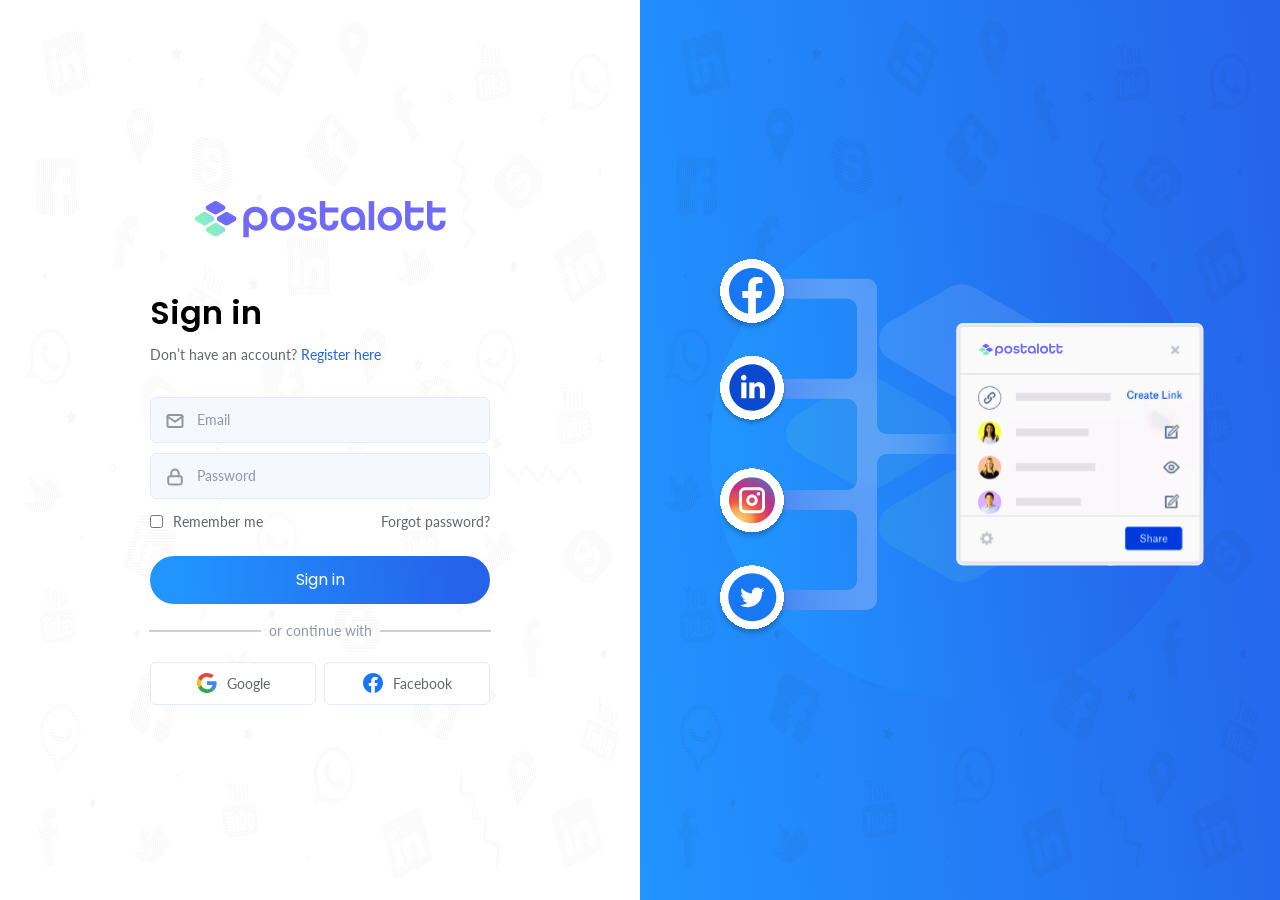
<file: index.html>
<!DOCTYPE html>
<html lang="en">

<head>
    <meta charset="UTF-8">
    <meta name="viewport" content="width=device-width, initial-scale=1.0">
    <title>Sign in</title>
    <link rel="stylesheet" href="/assets/Css/style.css">
</head>

<body>
    <section>
        <div class="container">
            <div class="row-section">

                <div class="row">
                    <div class="bg">

                    </div>
                    <div class="card-left">
                        <svg class="svg" width="277" height="48" viewBox="0 0 277 48" fill="none"
                            xmlns="http://www.w3.org/2000/svg">
                            <path
                                d="M73.3874 11.8342C66.2811 11.8342 61.3289 16.605 61.3289 23.9396V42.2791H66.7845V31.7776C68.3884 34.3005 71.0928 35.6762 74.3532 35.6762C79.8498 35.6762 85.6274 31.7308 85.6274 23.9864C85.6274 16.7864 80.5874 11.8342 73.3874 11.8342ZM73.4284 30.5893C69.442 30.5893 66.7845 27.7445 66.7845 23.7581C66.7845 19.7718 69.442 16.9269 73.4284 16.9269C77.4147 16.9269 80.125 19.7659 80.125 23.7581C80.125 27.7503 77.4147 30.5893 73.4284 30.5893Z"
                                fill="#6F6AF8" />
                            <path
                                d="M100.759 11.8342C93.6059 11.8342 88.5601 16.8801 88.5601 23.7581C88.5601 30.6362 93.6001 35.682 100.759 35.682C107.918 35.682 112.958 30.6362 112.958 23.7581C112.958 16.8801 107.912 11.8342 100.759 11.8342ZM100.759 30.5893C96.7727 30.5893 94.0684 27.7445 94.0684 23.7581C94.0684 19.7718 96.7727 16.9269 100.759 16.9269C104.745 16.9269 107.403 19.7659 107.403 23.7581C107.403 27.7503 104.745 30.5893 100.759 30.5893Z"
                                fill="#6F6AF8" />
                            <path
                                d="M126.205 21.4225C123.776 21.1006 121.709 20.8254 121.709 19.081C121.709 17.7523 122.903 16.605 125.286 16.605C127.44 16.605 128.722 17.5649 128.857 18.9406H134.271C134.137 14.9542 130.741 11.8342 125.192 11.8342C119.643 11.8342 116.207 14.8664 116.207 19.4967C116.207 25.0401 121.34 25.6371 124.829 26.0996C127.259 26.4215 129.278 26.6498 129.278 28.3884C129.278 29.764 128.084 30.9113 125.292 30.9113C122.5 30.9113 121.305 29.8986 121.259 28.3884H115.756C115.891 32.6089 119.52 35.682 125.298 35.682C131.075 35.682 134.792 32.6557 134.792 28.0664C134.792 22.4235 129.243 21.8323 126.217 21.4225H126.205Z"
                                fill="#6F6AF8" />
                            <path
                                d="M150.896 25.7777V26.3748C150.896 29.4479 149.339 30.5952 147.091 30.5952C144.843 30.5952 143.28 29.4011 143.28 26.3748V17.3894H156.351V12.4372H143.28V6.11523H137.824V26.3748C137.824 32.6557 141.588 35.6821 147.091 35.6821C152.593 35.6821 156.351 32.6557 156.351 26.3748V25.7777H150.896Z"
                                fill="#6F6AF8" />
                            <path
                                d="M171.079 11.8342C163.879 11.8342 158.833 16.7923 158.833 23.9864C158.833 31.7308 164.611 35.6762 170.113 35.6762C173.69 35.6762 176.763 33.9786 178.138 30.6303V35.0791H183.137V23.9337C183.137 16.6401 178.185 11.8284 171.079 11.8284V11.8342ZM171.032 30.5893C167.046 30.5893 164.341 27.7445 164.341 23.7581C164.341 19.7718 167.046 16.9269 171.032 16.9269C175.018 16.9269 177.682 19.7659 177.682 23.7581C177.682 27.7503 175.024 30.5893 171.032 30.5893Z"
                                fill="#6F6AF8" />
                            <path d="M186.714 6.11523V35.085H192.169V6.11523H186.714Z" fill="#6F6AF8" />
                            <path
                                d="M207.834 11.8342C200.681 11.8342 195.635 16.8801 195.635 23.7581C195.635 30.6362 200.681 35.682 207.834 35.682C214.987 35.682 220.033 30.6362 220.033 23.7581C220.033 16.8801 214.987 11.8342 207.834 11.8342ZM207.834 30.5893C203.848 30.5893 201.143 27.7445 201.143 23.7581C201.143 19.7718 203.848 16.9269 207.834 16.9269C211.82 16.9269 214.484 19.7659 214.484 23.7581C214.484 27.7503 211.82 30.5893 207.834 30.5893Z"
                                fill="#6F6AF8" />
                            <path
                                d="M236.125 25.7777V26.3748C236.125 29.4479 234.562 30.5952 232.314 30.5952C230.066 30.5952 228.509 29.4011 228.509 26.3748V17.3894H241.58V12.4372H228.509V6.11523H223.053V26.3748C223.053 32.6557 226.817 35.6821 232.314 35.6821C237.811 35.6821 241.58 32.6557 241.58 26.3748V25.7777H236.125Z"
                                fill="#6F6AF8" />
                            <path
                                d="M258.094 25.7777V26.3748C258.094 29.4479 256.537 30.5952 254.289 30.5952C252.041 30.5952 250.478 29.4011 250.478 26.3748V17.3894H263.549V12.4372H250.478V6.11523H245.022V26.3748C245.022 32.6557 248.786 35.6821 254.289 35.6821C259.791 35.6821 263.549 32.6557 263.549 26.3748V25.7777H258.094Z"
                                fill="#6F6AF8" />
                            <path
                                d="M42.1695 36.9933C42.1695 36.9933 42.1519 37.005 42.1402 37.0108L35.192 41.0206C34.1968 41.5942 32.9734 41.5942 31.9783 41.0206L25.03 37.0108C25.03 37.0108 25.0124 37.005 25.0007 36.9933C23.3383 36.0098 23.3383 33.5396 25.0007 32.5562C25.0124 32.5503 25.0183 32.5445 25.03 32.5386L31.9783 28.5289C32.9734 27.9552 34.1968 27.9552 35.192 28.5289L42.1402 32.5386C42.1402 32.5386 42.1578 32.5445 42.1695 32.5562C43.832 33.5396 43.832 36.0098 42.1695 36.9933Z"
                                fill="url(#paint0_linear_49789_3069)" />
                            <path
                                d="M31.1529 25.9767C31.1529 25.9767 31.1354 25.9884 31.1236 25.9942L24.1753 30.004C23.1802 30.5776 21.9568 30.5776 20.9617 30.004L14.0134 25.9942C14.0134 25.9942 13.9958 25.9884 13.9841 25.9767C12.3217 24.9932 12.3217 22.523 13.9841 21.5396C13.9958 21.5337 14.0017 21.5279 14.0134 21.522L20.9617 17.5123C21.9568 16.9386 23.1802 16.9386 24.1753 17.5123L31.1236 21.522C31.1236 21.522 31.1412 21.5279 31.1529 21.5396C32.8153 22.523 32.8153 24.9932 31.1529 25.9767Z"
                                fill="url(#paint1_linear_49789_3069)" />
                            <path
                                d="M53.1861 25.9767C53.1861 25.9767 53.1686 25.9884 53.1568 25.9942L46.2086 30.004C45.2134 30.5776 43.99 30.5776 42.9949 30.004L36.0466 25.9942C36.0466 25.9942 36.029 25.9884 36.0173 25.9767C34.3549 24.9932 34.3549 22.523 36.0173 21.5396C36.029 21.5337 36.0349 21.5279 36.0466 21.522L42.9949 17.5123C43.99 16.9386 45.2134 16.9386 46.2086 17.5123L53.1568 21.522C53.1568 21.522 53.1744 21.5279 53.1861 21.5396C54.8485 22.523 54.8485 24.9932 53.1861 25.9767Z"
                                fill="#6F6AF8" />
                            <path
                                d="M42.1695 14.9601C42.1695 14.9601 42.1519 14.9718 42.1402 14.9776L35.192 18.9874C34.1968 19.5611 32.9734 19.5611 31.9783 18.9874L25.03 14.9776C25.03 14.9776 25.0124 14.9718 25.0007 14.9601C23.3383 13.9767 23.3383 11.5064 25.0007 10.523C25.0124 10.5171 25.0183 10.5113 25.03 10.5054L31.9783 6.49567C32.9734 5.92202 34.1968 5.92202 35.192 6.49567L42.1402 10.5054C42.1402 10.5054 42.1578 10.5113 42.1695 10.523C43.832 11.5064 43.832 13.9767 42.1695 14.9601Z"
                                fill="#6F6AF8" />
                            <defs>
                                <linearGradient id="paint0_linear_49789_3069" x1="23.7598" y1="34.7747" x2="43.4163"
                                    y2="34.7747" gradientUnits="userSpaceOnUse">
                                    <stop stop-color="#84F8B2" />
                                    <stop offset="1" stop-color="#8CDCE2" />
                                </linearGradient>
                                <linearGradient id="paint1_linear_49789_3069" x1="12.7373" y1="23.7581" x2="32.3997"
                                    y2="23.7581" gradientUnits="userSpaceOnUse">
                                    <stop stop-color="#84F8B2" />
                                    <stop offset="1" stop-color="#8CDCE2" />
                                </linearGradient>
                            </defs>
                        </svg>
                        <div class="sign-in">
                            <h3 class="heading">
                                Sign in
                            </h3>
                            <p class="card-para">
                                Don’t have an account? <a class="register" href="">Register here</a>
                            </p>
                            <div class="sing-in-form">
                                <form action="">
                                    <div class="position">
                                        <svg class="svg-position" width="18" height="18" viewBox="0 0 18 18" fill="none"
                                            xmlns="http://www.w3.org/2000/svg">
                                            <path
                                                d="M3 3H15C15.825 3 16.5 3.675 16.5 4.5V13.5C16.5 14.325 15.825 15 15 15H3C2.175 15 1.5 14.325 1.5 13.5V4.5C1.5 3.675 2.175 3 3 3Z"
                                                stroke="#9197A6" stroke-width="2" stroke-linecap="round"
                                                stroke-linejoin="round" />
                                            <path d="M16.5 4.5L9 9.75L1.5 4.5" stroke="#9197A6" stroke-width="2"
                                                stroke-linecap="round" stroke-linejoin="round" />
                                        </svg>

                                        <input class="email" type="email" placeholder="Email" required>
                                    </div>
                                    <div class="position">
                                        <svg class="svg-position" width="18" height="18" viewBox="0 0 18 18" fill="none"
                                            xmlns="http://www.w3.org/2000/svg">
                                            <g clip-path="url(#clip0_120110_42)">
                                                <path
                                                    d="M14.25 8.25H3.75C2.92157 8.25 2.25 8.92157 2.25 9.75V15C2.25 15.8284 2.92157 16.5 3.75 16.5H14.25C15.0784 16.5 15.75 15.8284 15.75 15V9.75C15.75 8.92157 15.0784 8.25 14.25 8.25Z"
                                                    stroke="#9197A6" stroke-width="2" stroke-linecap="round"
                                                    stroke-linejoin="round" />
                                                <path
                                                    d="M5.25 8.25V5.25C5.25 4.25544 5.64509 3.30161 6.34835 2.59835C7.05161 1.89509 8.00544 1.5 9 1.5C9.99456 1.5 10.9484 1.89509 11.6517 2.59835C12.3549 3.30161 12.75 4.25544 12.75 5.25V8.25"
                                                    stroke="#9197A6" stroke-width="2" stroke-linecap="round"
                                                    stroke-linejoin="round" />
                                            </g>
                                            <defs>
                                                <clipPath id="clip0_120110_42">
                                                    <rect width="18" height="18" rx="6" fill="white" />
                                                </clipPath>
                                            </defs>
                                        </svg>

                                        <input class="email" type="password" placeholder="Password" required>
                                    </div>
                                </form>
                            </div>
                            <div class="forget-text">

                                <lable class="diffrent">
                                    <input type="checkbox">
                                    <span class="forget">
                                        Remember me
                                    </span>
                                </lable>

                                <a class="forget" href="">
                                    Forgot password?
                                </a>

                            </div>
                            <a href="">
                                <button type="submit" class="btn">
                                    Sign in
                                </button>
                            </a>
                        </div>
                        <div class="border">


                            <div class="line">

                            </div>

                            <p class="login-option-para">
                                or continue with
                            </p>
                            <div class="line">
                            </div>
                        </div>
                        <div class="google-box">
                            <div class="svg-google">
                                <a class="google" href="https://www.google.com/">
                                    <svg width="20" height="20" viewBox="0 0 20 20" fill="none"
                                        xmlns="http://www.w3.org/2000/svg">
                                        <path
                                            d="M19.5999 10.2219C19.5999 9.3997 19.5332 8.7997 19.3888 8.17749H10V11.8885H15.511C15.4 12.8108 14.8 14.1997 13.4666 15.1329L13.4479 15.2572L16.4165 17.5569L16.6222 17.5774C18.511 15.833 19.5999 13.2663 19.5999 10.2219Z"
                                            fill="#4285F4" />
                                        <path
                                            d="M10.0002 19.9999C12.7001 19.9999 14.9668 19.111 16.6224 17.5777L13.4668 15.1333C12.6224 15.7221 11.489 16.1333 10.0002 16.1333C7.35578 16.1333 5.11137 14.3889 4.3113 11.9778L4.19403 11.9877L1.10726 14.3766L1.06689 14.4888C2.71131 17.7555 6.08908 19.9999 10.0002 19.9999Z"
                                            fill="#34A853" />
                                        <path
                                            d="M4.31104 11.9777C4.09994 11.3555 3.97776 10.6888 3.97776 9.99995C3.97776 9.31102 4.09994 8.64438 4.29993 8.02217L4.29434 7.88966L1.16889 5.4624L1.06663 5.51104C0.388891 6.86661 0 8.38885 0 9.99995C0 11.611 0.388891 13.1332 1.06663 14.4888L4.31104 11.9777Z"
                                            fill="#FBBC05" />
                                        <path
                                            d="M10.0002 3.86662C11.8779 3.86662 13.1446 4.67772 13.8668 5.35554L16.689 2.59998C14.9557 0.988887 12.7001 0 10.0002 0C6.08908 0 2.71131 2.24441 1.06689 5.51103L4.30019 8.02216C5.11137 5.61107 7.35579 3.86662 10.0002 3.86662Z"
                                            fill="#EB4335" />
                                    </svg>Google</a>
                            </div>
                            <div class="svg-google">
                                <a class="google" href="https://www.facebook.com/">
                                    <svg width="20" height="20" viewBox="0 0 20 20" fill="none"
                                        xmlns="http://www.w3.org/2000/svg">
                                        <g clip-path="url(#clip0_49789_3111)">
                                            <path
                                                d="M20 10C20 4.47715 15.5228 0 10 0C4.47715 0 0 4.47715 0 10C0 14.9913 3.65686 19.1283 8.4375 19.8785V12.8906H5.89844V10H8.4375V7.79688C8.4375 5.29062 9.93044 3.90625 12.2146 3.90625C13.3087 3.90625 14.4531 4.10156 14.4531 4.10156V6.5625H13.1921C11.9499 6.5625 11.5625 7.33333 11.5625 8.12417V10H14.3359L13.8926 12.8906H11.5625V19.8785C16.3431 19.1283 20 14.9913 20 10Z"
                                                fill="#1877F2" />
                                            <path
                                                d="M13.8926 12.8906L14.3359 10H11.5625V8.12417C11.5625 7.33333 11.9499 6.5625 13.1921 6.5625H14.4531V4.10156C14.4531 4.10156 13.3087 3.90625 12.2146 3.90625C9.93044 3.90625 8.4375 5.29062 8.4375 7.79688V10H5.89844V12.8906H8.4375V19.8785C9.47287 20.0405 10.5271 20.0405 11.5625 19.8785V12.8906H13.8926Z"
                                                fill="white" />
                                        </g>
                                        <defs>
                                            <clipPath id="clip0_49789_3111">
                                                <rect width="20" height="20" fill="white" />
                                            </clipPath>
                                        </defs>
                                    </svg>Facebook</a>
                            </div>
                        </div>
                    </div>

                </div>
                <div class="row-a">
                    <div class="bg-a">

                    </div>
                    <div class="card-right">

                        <div class="svg-right">
                            <svg width="500" height="500" viewBox="0 0 500 500" fill="none"
                                xmlns="http://www.w3.org/2000/svg">
                                <circle cx="249.646" cy="249.646" r="249.646" fill="url(#paint0_linear_49789_3120)" />
                                <defs>
                                    <linearGradient id="paint0_linear_49789_3120" x1="-9.26735e-07" y1="-1.76879"
                                        x2="438.531" y2="-50.3994" gradientUnits="userSpaceOnUse">
                                        <stop stop-color="#2194FF" />
                                        <stop offset="1" stop-color="#2563EB" />
                                    </linearGradient>
                                </defs>

                                <circle cx="249.646" cy="249.646" r="249.646" fill="url(#paint0_linear_49789_3120)" />
                                <defs>
                                    <linearGradient id="paint0_linear_49789_3120" x1="-9.26735e-07" y1="-1.76879"
                                        x2="438.531" y2="-50.3994" gradientUnits="userSpaceOnUse">
                                        <stop stop-color="#2194FF" />
                                        <stop offset="1" stop-color="#2563EB" />
                                    </linearGradient>
                                </defs>
                            </svg>


                            <div class="svg-right-two">
                                <svg width="488" height="379" viewBox="0 0 488 379" fill="none"
                                    xmlns="http://www.w3.org/2000/svg" xmlns:xlink="http://www.w3.org/1999/xlink">
                                    <g opacity="0.1">
                                        <path
                                            d="M317.747 285.499C317.747 285.499 317.599 285.598 317.501 285.647L259.099 319.35C250.734 324.172 240.451 324.172 232.087 319.35L173.685 285.647C173.685 285.647 173.537 285.598 173.439 285.499C159.466 277.233 159.466 256.471 173.439 248.205C173.537 248.155 173.587 248.106 173.685 248.057L232.087 214.354C240.451 209.532 250.734 209.532 259.099 214.354L317.501 248.057C317.501 248.057 317.648 248.106 317.747 248.205C331.72 256.471 331.72 277.233 317.747 285.499Z"
                                            fill="url(#paint0_linear_49789_2375)" />
                                        <path
                                            d="M225.147 192.9C225.147 192.9 224.999 192.999 224.901 193.048L166.499 226.751C158.135 231.573 147.851 231.573 139.487 226.751L81.0852 193.048C81.0852 193.048 80.9377 192.999 80.8393 192.9C66.8661 184.635 66.8661 163.872 80.8393 155.606C80.9377 155.557 80.9868 155.507 81.0852 155.458L139.487 121.755C147.851 116.933 158.135 116.933 166.499 121.755L224.901 155.458C224.901 155.458 225.048 155.507 225.147 155.606C239.12 163.872 239.12 184.635 225.147 192.9Z"
                                            fill="url(#paint1_linear_49789_2375)" />
                                        <path
                                            d="M410.346 192.9C410.346 192.9 410.199 192.999 410.1 193.048L351.698 226.751C343.334 231.573 333.051 231.573 324.687 226.751L266.285 193.048C266.285 193.048 266.137 192.999 266.039 192.9C252.066 184.635 252.066 163.872 266.039 155.606C266.137 155.557 266.186 155.507 266.285 155.458L324.687 121.755C333.051 116.933 343.334 116.933 351.698 121.755L410.1 155.458C410.1 155.458 410.248 155.507 410.346 155.606C424.32 163.872 424.32 184.635 410.346 192.9Z"
                                            fill="white" />
                                        <path
                                            d="M317.747 100.302C317.747 100.302 317.599 100.401 317.501 100.45L259.099 134.153C250.734 138.975 240.451 138.975 232.087 134.153L173.685 100.45C173.685 100.45 173.537 100.401 173.439 100.302C159.466 92.0366 159.466 71.2735 173.439 63.0077C173.537 62.9585 173.587 62.9093 173.685 62.8601L232.087 29.1571C240.451 24.3353 250.734 24.3353 259.099 29.1571L317.501 62.8601C317.501 62.8601 317.648 62.9093 317.747 63.0077C331.72 71.2735 331.72 92.0366 317.747 100.302Z"
                                            fill="white" />
                                    </g>
                                    <foreignObject x="28.8843" y="-0.341064" width="254.708" height="371.267">
                                        <div xmlns="http://www.w3.org/1999/xhtml"
                                            style="backdrop-filter:blur(10px);clip-path:url(#bgblur_0_49789_2375_clip_path);height:100%;width:100%">
                                        </div>
                                    </foreignObject>
                                    <path data-figma-bg-blur-radius="20" fill-rule="evenodd" clip-rule="evenodd"
                                        d="M58.8843 39.6589C53.3614 39.6589 48.8843 35.1818 48.8843 29.6589C48.8843 24.1361 53.3614 19.6589 58.8843 19.6589H149.763C149.977 19.6589 150.188 19.6656 150.399 19.6788C150.609 19.6656 150.821 19.6589 151.034 19.6589C156.557 19.6589 161.034 24.1361 161.034 29.6589V165.12C161.034 170.643 165.511 175.12 171.034 175.12H253.593C259.116 175.12 263.593 179.598 263.593 185.12C263.593 190.643 259.116 195.12 253.593 195.12H171.034C165.511 195.12 161.034 199.598 161.034 205.12V340.848C161.034 346.371 156.557 350.848 151.034 350.848C151.029 350.848 151.024 350.848 151.019 350.848C150.608 350.9 150.189 350.926 149.763 350.926H58.8843C53.3614 350.926 48.8843 346.449 48.8843 340.926C48.8843 335.403 53.3614 330.926 58.8843 330.926H131.034C136.557 330.926 141.034 326.449 141.034 320.926V260.992C141.034 255.469 136.557 250.992 131.034 250.992H58.8843C53.3614 250.992 48.8843 246.514 48.8843 240.992C48.8843 235.469 53.3614 230.992 58.8843 230.992H131.034C136.557 230.992 141.034 226.514 141.034 220.992V149.753C141.034 144.231 136.557 139.753 131.034 139.753H58.8843C53.3614 139.753 48.8843 135.276 48.8843 129.753C48.8843 124.231 53.3614 119.753 58.8843 119.753H131.034C136.557 119.753 141.034 115.276 141.034 109.753V49.6589C141.034 44.1361 136.557 39.6589 131.034 39.6589H58.8843Z"
                                        fill="url(#paint2_linear_49789_2375)" />
                                    <path
                                        d="M392.43 64H480.664C484.404 64 487.437 67.0322 487.437 70.7726V299.76C487.437 303.5 484.404 306.532 480.664 306.532H392.43V64Z"
                                        fill="url(#pattern0_49789_2375)" />
                                    <rect x="240.237" y="64" width="162.025" height="242.532" rx="6.77258"
                                        fill="url(#pattern1_49789_2375)" />
                                    <g clip-path="url(#clip1_49789_2375)">
                                        <rect width="109" height="45" transform="translate(258.628 68.2534)"
                                            fill="#FAFAFA" />
                                        <path
                                            d="M283.155 86.7415C280.78 86.7415 279.125 88.3148 279.125 90.7336V96.7816H280.948V93.3184C281.484 94.1504 282.388 94.6041 283.477 94.6041C285.314 94.6041 287.245 93.303 287.245 90.749C287.245 88.3746 285.561 86.7415 283.155 86.7415ZM283.168 92.9265C281.836 92.9265 280.948 91.9884 280.948 90.6737C280.948 89.3591 281.836 88.4209 283.168 88.4209C284.501 88.4209 285.406 89.3572 285.406 90.6737C285.406 91.9903 284.501 92.9265 283.168 92.9265Z"
                                            fill="#6F6AF8" />
                                        <path
                                            d="M292.303 86.7415C289.912 86.7415 288.226 88.4055 288.226 90.6737C288.226 92.942 289.91 94.606 292.303 94.606C294.695 94.606 296.38 92.942 296.38 90.6737C296.38 88.4055 294.693 86.7415 292.303 86.7415ZM292.303 92.9265C290.97 92.9265 290.066 91.9884 290.066 90.6737C290.066 89.3591 290.97 88.4209 292.303 88.4209C293.635 88.4209 294.523 89.3572 294.523 90.6737C294.523 91.9903 293.635 92.9265 292.303 92.9265Z"
                                            fill="#6F6AF8" />
                                        <path
                                            d="M300.807 89.9035C299.995 89.7973 299.305 89.7066 299.305 89.1313C299.305 88.6931 299.704 88.3148 300.5 88.3148C301.22 88.3148 301.648 88.6313 301.693 89.085H303.503C303.458 87.7704 302.323 86.7415 300.469 86.7415C298.614 86.7415 297.466 87.7414 297.466 89.2684C297.466 91.0965 299.182 91.2934 300.348 91.4459C301.159 91.5521 301.834 91.6274 301.834 92.2007C301.834 92.6544 301.435 93.0327 300.502 93.0327C299.569 93.0327 299.17 92.6988 299.154 92.2007H297.315C297.36 93.5925 298.573 94.606 300.504 94.606C302.435 94.606 303.677 93.608 303.677 92.0945C303.677 90.2336 301.823 90.0386 300.811 89.9035H300.807Z"
                                            fill="#6F6AF8" />
                                        <path
                                            d="M309.058 91.3395V91.5364C309.058 92.5499 308.538 92.9283 307.787 92.9283C307.036 92.9283 306.513 92.5345 306.513 91.5364V88.5732H310.882V86.9401H306.513V84.8552H304.69V91.5364C304.69 93.6078 305.948 94.6058 307.787 94.6058C309.626 94.6058 310.882 93.6078 310.882 91.5364V91.3395H309.058Z"
                                            fill="#6F6AF8" />
                                        <path
                                            d="M315.804 86.7414C313.398 86.7414 311.712 88.3765 311.712 90.749C311.712 93.303 313.643 94.6041 315.482 94.6041C316.677 94.6041 317.704 94.0442 318.164 92.94V94.4072H319.834V90.7316C319.834 88.3263 318.179 86.7395 315.804 86.7395V86.7414ZM315.789 92.9265C314.456 92.9265 313.553 91.9883 313.553 90.6737C313.553 89.3591 314.456 88.4209 315.789 88.4209C317.121 88.4209 318.011 89.3572 318.011 90.6737C318.011 91.9903 317.123 92.9265 315.789 92.9265Z"
                                            fill="#6F6AF8" />
                                        <path d="M321.03 84.8552V94.4089H322.853V84.8552H321.03Z" fill="#6F6AF8" />
                                        <path
                                            d="M328.088 86.7415C325.697 86.7415 324.011 88.4055 324.011 90.6737C324.011 92.942 325.697 94.606 328.088 94.606C330.478 94.606 332.165 92.942 332.165 90.6737C332.165 88.4055 330.478 86.7415 328.088 86.7415ZM328.088 92.9265C326.755 92.9265 325.852 91.9884 325.852 90.6737C325.852 89.3591 326.755 88.4209 328.088 88.4209C329.42 88.4209 330.31 89.3572 330.31 90.6737C330.31 91.9903 329.42 92.9265 328.088 92.9265Z"
                                            fill="#6F6AF8" />
                                        <path
                                            d="M337.543 91.3395V91.5364C337.543 92.5499 337.02 92.9283 336.269 92.9283C335.518 92.9283 334.997 92.5345 334.997 91.5364V88.5732H339.366V86.9401H334.997V84.8552H333.174V91.5364C333.174 93.6078 334.432 94.6058 336.269 94.6058C338.106 94.6058 339.366 93.6078 339.366 91.5364V91.3395H337.543Z"
                                            fill="#6F6AF8" />
                                        <path
                                            d="M344.885 91.3395V91.5364C344.885 92.5499 344.364 92.9283 343.613 92.9283C342.862 92.9283 342.34 92.5345 342.34 91.5364V88.5732H346.708V86.9401H342.34V84.8552H340.516V91.5364C340.516 93.6078 341.774 94.6058 343.613 94.6058C345.452 94.6058 346.708 93.6078 346.708 91.5364V91.3395H344.885Z"
                                            fill="#6F6AF8" />
                                        <path
                                            d="M272.722 95.0383C272.722 95.0383 272.717 95.0421 272.713 95.0441L270.391 96.3664C270.058 96.5556 269.649 96.5556 269.317 96.3664L266.994 95.0441C266.994 95.0441 266.988 95.0421 266.985 95.0383C266.429 94.714 266.429 93.8993 266.985 93.575C266.988 93.5731 266.99 93.5711 266.994 93.5692L269.317 92.2469C269.649 92.0577 270.058 92.0577 270.391 92.2469L272.713 93.5692C272.713 93.5692 272.719 93.5711 272.722 93.575C273.278 93.8993 273.278 94.714 272.722 95.0383Z"
                                            fill="url(#paint3_linear_49789_2375)" />
                                        <path
                                            d="M269.04 91.4052C269.04 91.4052 269.034 91.4091 269.031 91.411L266.708 92.7333C266.376 92.9225 265.967 92.9225 265.634 92.7333L263.312 91.411C263.312 91.411 263.306 91.4091 263.302 91.4052C262.747 91.0809 262.747 90.2663 263.302 89.9419C263.306 89.94 263.308 89.9381 263.312 89.9362L265.634 88.6138C265.967 88.4246 266.376 88.4246 266.708 88.6138L269.031 89.9362C269.031 89.9362 269.036 89.9381 269.04 89.9419C269.596 90.2663 269.596 91.0809 269.04 91.4052Z"
                                            fill="url(#paint4_linear_49789_2375)" />
                                        <path
                                            d="M276.404 91.4052C276.404 91.4052 276.398 91.4091 276.394 91.411L274.072 92.7333C273.739 92.9225 273.33 92.9225 272.998 92.7333L270.676 91.411C270.676 91.411 270.67 91.4091 270.666 91.4052C270.11 91.0809 270.11 90.2663 270.666 89.9419C270.67 89.94 270.672 89.9381 270.676 89.9362L272.998 88.6138C273.33 88.4246 273.739 88.4246 274.072 88.6138L276.394 89.9362C276.394 89.9362 276.4 89.9381 276.404 89.9419C276.959 90.2663 276.959 91.0809 276.404 91.4052Z"
                                            fill="#6F6AF8" />
                                        <path
                                            d="M272.722 87.7722C272.722 87.7722 272.717 87.776 272.713 87.778L270.391 89.1003C270.058 89.2895 269.649 89.2895 269.317 89.1003L266.994 87.778C266.994 87.778 266.988 87.776 266.985 87.7722C266.429 87.4478 266.429 86.6332 266.985 86.3089C266.988 86.307 266.99 86.305 266.994 86.3031L269.317 84.9808C269.649 84.7916 270.058 84.7916 270.391 84.9808L272.713 86.3031C272.713 86.3031 272.719 86.305 272.722 86.3089C273.278 86.6332 273.278 87.4478 272.722 87.7722Z"
                                            fill="#6F6AF8" />
                                    </g>
                                    <g filter="url(#filter1_d_49789_2375)">
                                        <rect x="4" width="64" height="64" rx="32" fill="white"
                                            shape-rendering="crispEdges" />
                                        <g clip-path="url(#clip2_49789_2375)">
                                            <path
                                                d="M59 32C59 19.2974 48.7025 9 36 9C23.2975 9 13 19.2974 13 32C13 43.48 21.4108 52.9951 32.4062 54.7205V38.6484H26.5664V32H32.4062V26.9328C32.4062 21.1684 35.84 17.9844 41.0937 17.9844C43.6101 17.9844 46.2422 18.4336 46.2422 18.4336V24.0937H43.3419C40.4848 24.0937 39.5938 25.8667 39.5938 27.6856V32H45.9727L44.9529 38.6484H39.5938V54.7205C50.5892 52.9951 59 43.48 59 32Z"
                                                fill="#1877F2" />
                                            <path
                                                d="M44.9529 38.6484L45.9727 32H39.5938V27.6856C39.5938 25.8667 40.4848 24.0938 43.3419 24.0938H46.2422V18.4336C46.2422 18.4336 43.6101 17.9844 41.0937 17.9844C35.84 17.9844 32.4062 21.1684 32.4062 26.9328V32H26.5664V38.6484H32.4062V54.7205C34.7876 55.0932 37.2124 55.0932 39.5938 54.7205V38.6484H44.9529Z"
                                                fill="white" />
                                        </g>
                                    </g>
                                    <g filter="url(#filter2_d_49789_2375)">
                                        <rect x="4" y="96.7534" width="64" height="64" rx="32" fill="white"
                                            shape-rendering="crispEdges" />
                                        <path
                                            d="M38.4381 125.78H38.4731V125.724L38.4381 125.78ZM38.4381 125.78H38.4731V125.724L38.4381 125.78ZM38.4381 125.78H38.4731V125.724L38.4381 125.78ZM38.4381 125.78H38.4731V125.724L38.4381 125.78ZM38.4381 125.78H38.4731V125.724L38.4381 125.78ZM38.4381 125.78H38.4731V125.724L38.4381 125.78ZM38.4381 125.78H38.4731V125.724L38.4381 125.78ZM38.4381 125.78H38.4731V125.724L38.4381 125.78ZM38.4381 125.78H38.4731V125.724L38.4381 125.78ZM38.4381 125.78H38.4731V125.724L38.4381 125.78ZM38.4381 125.78H38.4731V125.724L38.4381 125.78ZM38.4381 125.78H38.4731V125.724L38.4381 125.78ZM38.4381 125.78H38.4731V125.724L38.4381 125.78ZM38.4381 125.78H38.4731V125.724L38.4381 125.78ZM38.4381 125.78H38.4731V125.724L38.4381 125.78ZM38.4381 125.78H38.4731V125.724L38.4381 125.78ZM36.1631 105.176C31.6468 105.176 27.2319 106.542 23.4767 109.101C19.7215 111.661 16.7947 115.298 15.0663 119.554C13.338 123.81 12.8858 128.494 13.7669 133.012C14.648 137.53 16.8228 141.68 20.0164 144.937C23.2099 148.195 27.2787 150.413 31.7082 151.312C36.1378 152.211 40.7292 151.749 44.9017 149.986C49.0743 148.224 52.6406 145.238 55.1497 141.408C57.6589 137.578 58.9981 133.074 58.9981 128.468C58.9915 122.292 56.5836 116.372 52.3026 112.005C48.0216 107.639 42.2173 105.183 36.1631 105.176ZM30.4531 138.953C30.4518 139.057 30.4107 139.155 30.3386 139.228C30.2666 139.3 30.1694 139.341 30.0681 139.341H25.6681C25.5674 139.341 25.4707 139.3 25.3994 139.227C25.3282 139.155 25.2881 139.056 25.2881 138.953V123.873C25.2875 123.821 25.2968 123.77 25.3156 123.723C25.3344 123.675 25.3623 123.632 25.3976 123.595C25.433 123.559 25.4751 123.53 25.5216 123.51C25.568 123.49 25.6178 123.48 25.6681 123.48H30.0681C30.1187 123.48 30.1688 123.49 30.2155 123.51C30.2622 123.53 30.3046 123.558 30.3404 123.595C30.3761 123.631 30.4045 123.675 30.4238 123.722C30.4432 123.77 30.4531 123.821 30.4531 123.873V138.953ZM27.7131 121.465C27.1663 121.465 26.6317 121.3 26.177 120.99C25.7223 120.68 25.3679 120.24 25.1586 119.724C24.9493 119.209 24.8946 118.642 25.0013 118.095C25.108 117.548 25.3713 117.045 25.758 116.651C26.1447 116.256 26.6374 115.988 27.1737 115.879C27.7101 115.77 28.266 115.826 28.7713 116.04C29.2765 116.253 29.7083 116.614 30.0121 117.078C30.316 117.542 30.4781 118.087 30.4781 118.645C30.4788 119.016 30.4077 119.383 30.269 119.725C30.1303 120.068 29.9266 120.379 29.6698 120.641C29.4129 120.903 29.1078 121.111 28.772 121.252C28.4363 121.394 28.0764 121.466 27.7131 121.465ZM49.0731 138.953C49.0718 139.057 49.0307 139.155 48.9586 139.228C48.8866 139.3 48.7894 139.341 48.6881 139.341H44.2881C44.2382 139.341 44.1888 139.331 44.1427 139.311C44.0966 139.292 44.0547 139.263 44.0194 139.227C43.9841 139.191 43.9562 139.149 43.9371 139.102C43.918 139.055 43.9081 139.004 43.9081 138.953V130.849C43.9081 128.718 43.1631 127.279 41.2931 127.279C40.7104 127.283 40.143 127.47 39.6686 127.815C39.1942 128.16 38.836 128.646 38.6431 129.207C38.5113 129.622 38.4537 130.057 38.4731 130.492V138.953C38.4731 139.057 38.4326 139.157 38.3604 139.231C38.2882 139.305 38.1902 139.346 38.0881 139.346H33.6881C33.6378 139.346 33.588 139.336 33.5415 139.316C33.4951 139.296 33.453 139.267 33.4177 139.231C33.3823 139.194 33.3544 139.151 33.3356 139.103C33.3168 139.056 33.3075 139.005 33.3081 138.953C33.3081 136.801 33.3631 126.351 33.3081 123.893C33.3075 123.842 33.3168 123.791 33.3356 123.743C33.3544 123.696 33.3823 123.652 33.4177 123.616C33.453 123.579 33.4951 123.55 33.5415 123.53C33.588 123.511 33.6378 123.5 33.6881 123.5H38.0781C38.1289 123.5 38.1792 123.509 38.2263 123.529C38.2733 123.548 38.316 123.577 38.3519 123.614C38.3878 123.65 38.4161 123.694 38.4352 123.742C38.4543 123.79 38.4638 123.841 38.4631 123.893V125.744C38.9308 124.916 39.6119 124.235 40.4326 123.773C41.2532 123.312 42.182 123.089 43.1181 123.128C46.5131 123.128 49.0631 125.392 49.0631 130.268L49.0731 138.953ZM38.4731 125.795V125.739L38.4381 125.795H38.4731ZM38.4381 125.795H38.4731V125.739L38.4381 125.795ZM38.4381 125.795H38.4731V125.739L38.4381 125.795ZM38.4381 125.795H38.4731V125.739L38.4381 125.795ZM38.4381 125.795H38.4731V125.739L38.4381 125.795ZM38.4381 125.795H38.4731V125.739L38.4381 125.795ZM38.4381 125.795H38.4731V125.739L38.4381 125.795ZM38.4381 125.795H38.4731V125.739L38.4381 125.795ZM38.4381 125.795H38.4731V125.739L38.4381 125.795ZM38.4381 125.795H38.4731V125.739L38.4381 125.795ZM38.4381 125.795H38.4731V125.739L38.4381 125.795ZM38.4381 125.795H38.4731V125.739L38.4381 125.795ZM38.4381 125.795H38.4731V125.739L38.4381 125.795ZM38.4381 125.795H38.4731V125.739L38.4381 125.795ZM38.4381 125.795H38.4731V125.739L38.4381 125.795Z"
                                            fill="#0B49D1" />
                                    </g>
                                    <g filter="url(#filter3_d_49789_2375)">
                                        <rect x="4" y="209.253" width="64" height="64" rx="32" fill="white"
                                            shape-rendering="crispEdges" />
                                        <g clip-path="url(#clip3_49789_2375)">
                                            <mask id="mask0_49789_2375" style="mask-type:luminance"
                                                maskUnits="userSpaceOnUse" x="13" y="218" width="46" height="47">
                                                <path
                                                    d="M36 264.253C48.7025 264.253 59 253.956 59 241.253C59 228.551 48.7025 218.253 36 218.253C23.2975 218.253 13 228.551 13 241.253C13 253.956 23.2975 264.253 36 264.253Z"
                                                    fill="white" />
                                            </mask>
                                            <g mask="url(#mask0_49789_2375)">
                                                <path
                                                    d="M22.8828 311.332C50.1734 311.332 72.2969 289.208 72.2969 261.917C72.2969 234.627 50.1734 212.503 22.8828 212.503C-4.40782 212.503 -26.5312 234.627 -26.5312 261.917C-26.5312 289.208 -4.40782 311.332 22.8828 311.332Z"
                                                    fill="url(#paint5_radial_49789_2375)" />
                                            </g>
                                            <path
                                                d="M42.4688 236.582C43.4611 236.582 44.2656 235.777 44.2656 234.785C44.2656 233.792 43.4611 232.988 42.4688 232.988C41.4764 232.988 40.6719 233.792 40.6719 234.785C40.6719 235.777 41.4764 236.582 42.4688 236.582Z"
                                                fill="white" />
                                            <path
                                                d="M36 235.503C34.8628 235.503 33.7511 235.841 32.8055 236.472C31.8599 237.104 31.1229 238.002 30.6877 239.053C30.2525 240.104 30.1386 241.26 30.3605 242.375C30.5824 243.491 31.13 244.515 31.9341 245.319C32.7383 246.123 33.7628 246.671 34.8782 246.893C35.9936 247.115 37.1498 247.001 38.2004 246.566C39.2511 246.131 40.1491 245.394 40.781 244.448C41.4128 243.502 41.75 242.391 41.75 241.253C41.75 239.728 41.1442 238.266 40.0659 237.188C38.9875 236.109 37.525 235.503 36 235.503ZM36 244.128C35.4314 244.128 34.8755 243.96 34.4027 243.644C33.9299 243.328 33.5615 242.879 33.3438 242.354C33.1262 241.828 33.0693 241.25 33.1802 240.693C33.2912 240.135 33.565 239.623 33.9671 239.22C34.3691 238.818 34.8814 238.545 35.4391 238.434C35.9968 238.323 36.5749 238.38 37.1002 238.597C37.6256 238.815 38.0746 239.183 38.3905 239.656C38.7064 240.129 38.875 240.685 38.875 241.253C38.875 242.016 38.5721 242.747 38.0329 243.286C37.4938 243.826 36.7625 244.128 36 244.128Z"
                                                fill="white" />
                                            <path
                                                d="M43.1875 229.753H28.8125C26.4308 229.753 24.5 231.684 24.5 234.066V248.441C24.5 250.823 26.4308 252.753 28.8125 252.753H43.1875C45.5692 252.753 47.5 250.823 47.5 248.441V234.066C47.5 231.684 45.5692 229.753 43.1875 229.753Z"
                                                stroke="white" stroke-width="3" stroke-miterlimit="10" />
                                        </g>
                                    </g>
                                    <g filter="url(#filter4_d_49789_2375)">
                                        <rect x="4" y="306.253" width="64" height="64" rx="32" fill="white"
                                            shape-rendering="crispEdges" />
                                        <rect x="12.3047" y="314.253" width="48" height="48" rx="24" fill="#1877F2" />
                                        <path
                                            d="M48.4385 330.743C47.5264 331.138 46.5619 331.4 45.5749 331.519C46.6162 330.897 47.3965 329.918 47.7711 328.765C46.7926 329.347 45.7214 329.758 44.6042 329.978C43.8574 329.168 42.863 328.629 41.7768 328.445C40.6906 328.262 39.5742 328.444 38.6026 328.963C37.631 329.482 36.8591 330.309 36.4081 331.314C35.9571 332.319 35.8525 333.445 36.1105 334.516C34.132 334.416 32.1967 333.901 30.4303 333.004C28.6639 332.107 27.1059 330.849 25.8575 329.311C25.4196 330.075 25.1896 330.941 25.1901 331.822C25.1886 332.641 25.3894 333.447 25.7747 334.169C26.16 334.891 26.7178 335.506 27.3985 335.96C26.6073 335.939 25.8331 335.726 25.1416 335.341V335.402C25.1475 336.548 25.5493 337.658 26.2789 338.542C27.0085 339.427 28.0213 340.032 29.1458 340.255C28.7129 340.387 28.2635 340.457 27.811 340.462C27.4979 340.458 27.1854 340.43 26.8767 340.377C27.197 341.363 27.8166 342.225 28.6496 342.843C29.4825 343.46 30.4872 343.803 31.524 343.823C29.7733 345.2 27.6119 345.952 25.3843 345.958C24.9787 345.96 24.5734 345.935 24.1709 345.886C26.4453 347.354 29.0958 348.134 31.8031 348.13C33.6713 348.15 35.5246 347.797 37.2549 347.092C38.9852 346.387 40.5576 345.344 41.8804 344.025C43.2032 342.705 44.2498 341.136 44.9592 339.407C45.6685 337.679 46.0263 335.826 46.0117 333.958C46.0117 333.752 46.0117 333.533 46.0117 333.315C46.9639 332.605 47.785 331.734 48.4385 330.743Z"
                                            fill="#FCFDFF" />
                                    </g>
                                    <defs>
                                        <clipPath id="bgblur_0_49789_2375_clip_path"
                                            transform="translate(-28.8843 0.341064)">
                                            <path fill-rule="evenodd" clip-rule="evenodd"
                                                d="M58.8843 39.6589C53.3614 39.6589 48.8843 35.1818 48.8843 29.6589C48.8843 24.1361 53.3614 19.6589 58.8843 19.6589H149.763C149.977 19.6589 150.188 19.6656 150.399 19.6788C150.609 19.6656 150.821 19.6589 151.034 19.6589C156.557 19.6589 161.034 24.1361 161.034 29.6589V165.12C161.034 170.643 165.511 175.12 171.034 175.12H253.593C259.116 175.12 263.593 179.598 263.593 185.12C263.593 190.643 259.116 195.12 253.593 195.12H171.034C165.511 195.12 161.034 199.598 161.034 205.12V340.848C161.034 346.371 156.557 350.848 151.034 350.848C151.029 350.848 151.024 350.848 151.019 350.848C150.608 350.9 150.189 350.926 149.763 350.926H58.8843C53.3614 350.926 48.8843 346.449 48.8843 340.926C48.8843 335.403 53.3614 330.926 58.8843 330.926H131.034C136.557 330.926 141.034 326.449 141.034 320.926V260.992C141.034 255.469 136.557 250.992 131.034 250.992H58.8843C53.3614 250.992 48.8843 246.514 48.8843 240.992C48.8843 235.469 53.3614 230.992 58.8843 230.992H131.034C136.557 230.992 141.034 226.514 141.034 220.992V149.753C141.034 144.231 136.557 139.753 131.034 139.753H58.8843C53.3614 139.753 48.8843 135.276 48.8843 129.753C48.8843 124.231 53.3614 119.753 58.8843 119.753H131.034C136.557 119.753 141.034 115.276 141.034 109.753V49.6589C141.034 44.1361 136.557 39.6589 131.034 39.6589H58.8843Z" />
                                        </clipPath>
                                        <pattern id="pattern0_49789_2375" patternContentUnits="objectBoundingBox"
                                            width="1" height="1">
                                            <use xlink:href="#image0_49789_2375"
                                                transform="matrix(0.00381451 0 0 0.00149425 -2.50927 -0.097699)" />
                                        </pattern>
                                        <pattern id="pattern1_49789_2375" patternContentUnits="objectBoundingBox"
                                            width="1" height="1">
                                            <use xlink:href="#image0_49789_2375"
                                                transform="matrix(0.00223672 0 0 0.00149425 -0.151669 -0.097699)" />
                                        </pattern>
                                        <filter id="filter1_d_49789_2375" x="0" y="0" width="72" height="72"
                                            filterUnits="userSpaceOnUse" color-interpolation-filters="sRGB">
                                            <feFlood flood-opacity="0" result="BackgroundImageFix" />
                                            <feColorMatrix in="SourceAlpha" type="matrix"
                                                values="0 0 0 0 0 0 0 0 0 0 0 0 0 0 0 0 0 0 127 0" result="hardAlpha" />
                                            <feOffset dy="4" />
                                            <feGaussianBlur stdDeviation="2" />
                                            <feComposite in2="hardAlpha" operator="out" />
                                            <feColorMatrix type="matrix"
                                                values="0 0 0 0 0 0 0 0 0 0 0 0 0 0 0 0 0 0 0.2 0" />
                                            <feBlend mode="normal" in2="BackgroundImageFix"
                                                result="effect1_dropShadow_49789_2375" />
                                            <feBlend mode="normal" in="SourceGraphic"
                                                in2="effect1_dropShadow_49789_2375" result="shape" />
                                        </filter>
                                        <filter id="filter2_d_49789_2375" x="0.56343" y="96.7534" width="70.8731"
                                            height="70.8731" filterUnits="userSpaceOnUse"
                                            color-interpolation-filters="sRGB">
                                            <feFlood flood-opacity="0" result="BackgroundImageFix" />
                                            <feColorMatrix in="SourceAlpha" type="matrix"
                                                values="0 0 0 0 0 0 0 0 0 0 0 0 0 0 0 0 0 0 127 0" result="hardAlpha" />
                                            <feOffset dy="3.43657" />
                                            <feGaussianBlur stdDeviation="1.71828" />
                                            <feComposite in2="hardAlpha" operator="out" />
                                            <feColorMatrix type="matrix"
                                                values="0 0 0 0 0 0 0 0 0 0 0 0 0 0 0 0 0 0 0.2 0" />
                                            <feBlend mode="normal" in2="BackgroundImageFix"
                                                result="effect1_dropShadow_49789_2375" />
                                            <feBlend mode="normal" in="SourceGraphic"
                                                in2="effect1_dropShadow_49789_2375" result="shape" />
                                        </filter>
                                        <filter id="filter3_d_49789_2375" x="0" y="209.253" width="72" height="72"
                                            filterUnits="userSpaceOnUse" color-interpolation-filters="sRGB">
                                            <feFlood flood-opacity="0" result="BackgroundImageFix" />
                                            <feColorMatrix in="SourceAlpha" type="matrix"
                                                values="0 0 0 0 0 0 0 0 0 0 0 0 0 0 0 0 0 0 127 0" result="hardAlpha" />
                                            <feOffset dy="4" />
                                            <feGaussianBlur stdDeviation="2" />
                                            <feComposite in2="hardAlpha" operator="out" />
                                            <feColorMatrix type="matrix"
                                                values="0 0 0 0 0 0 0 0 0 0 0 0 0 0 0 0 0 0 0.2 0" />
                                            <feBlend mode="normal" in2="BackgroundImageFix"
                                                result="effect1_dropShadow_49789_2375" />
                                            <feBlend mode="normal" in="SourceGraphic"
                                                in2="effect1_dropShadow_49789_2375" result="shape" />
                                        </filter>
                                        <filter id="filter4_d_49789_2375" x="0" y="306.253" width="72" height="72"
                                            filterUnits="userSpaceOnUse" color-interpolation-filters="sRGB">
                                            <feFlood flood-opacity="0" result="BackgroundImageFix" />
                                            <feColorMatrix in="SourceAlpha" type="matrix"
                                                values="0 0 0 0 0 0 0 0 0 0 0 0 0 0 0 0 0 0 127 0" result="hardAlpha" />
                                            <feOffset dy="4" />
                                            <feGaussianBlur stdDeviation="2" />
                                            <feComposite in2="hardAlpha" operator="out" />
                                            <feColorMatrix type="matrix"
                                                values="0 0 0 0 0 0 0 0 0 0 0 0 0 0 0 0 0 0 0.2 0" />
                                            <feBlend mode="normal" in2="BackgroundImageFix"
                                                result="effect1_dropShadow_49789_2375" />
                                            <feBlend mode="normal" in="SourceGraphic"
                                                in2="effect1_dropShadow_49789_2375" result="shape" />
                                        </filter>
                                        <linearGradient id="paint0_linear_49789_2375" x1="163.008" y1="266.852"
                                            x2="328.227" y2="266.852" gradientUnits="userSpaceOnUse">
                                            <stop stop-color="#84F8B2" />
                                            <stop offset="1" stop-color="#8CDCE2" />
                                        </linearGradient>
                                        <linearGradient id="paint1_linear_49789_2375" x1="70.3594" y1="174.253"
                                            x2="235.627" y2="174.253" gradientUnits="userSpaceOnUse">
                                            <stop stop-color="#84F8B2" />
                                            <stop offset="1" stop-color="#8CDCE2" />
                                        </linearGradient>
                                        <linearGradient id="paint2_linear_49789_2375" x1="-18.7574" y1="9.02089"
                                            x2="233.086" y2="-16.3062" gradientUnits="userSpaceOnUse">
                                            <stop stop-color="#2563EB" />
                                            <stop offset="1" stop-color="white" stop-opacity="0" />
                                        </linearGradient>
                                        <linearGradient id="paint3_linear_49789_2375" x1="266.57" y1="94.3066"
                                            x2="273.139" y2="94.3066" gradientUnits="userSpaceOnUse">
                                            <stop stop-color="#84F8B2" />
                                            <stop offset="1" stop-color="#8CDCE2" />
                                        </linearGradient>
                                        <linearGradient id="paint4_linear_49789_2375" x1="262.886" y1="90.6736"
                                            x2="269.457" y2="90.6736" gradientUnits="userSpaceOnUse">
                                            <stop stop-color="#84F8B2" />
                                            <stop offset="1" stop-color="#8CDCE2" />
                                        </linearGradient>
                                        <radialGradient id="paint5_radial_49789_2375" cx="0" cy="0" r="1"
                                            gradientUnits="userSpaceOnUse"
                                            gradientTransform="translate(22.8828 261.917) scale(49.4141)">
                                            <stop stop-color="#FFD676" />
                                            <stop offset="0.25" stop-color="#F2A454" />
                                            <stop offset="0.38" stop-color="#F05C3C" />
                                            <stop offset="0.7" stop-color="#C22F86" />
                                            <stop offset="0.96" stop-color="#6666AD" />
                                            <stop offset="0.99" stop-color="#5C6CB2" />
                                        </radialGradient>
                                        <clipPath id="clip1_49789_2375">
                                            <rect width="109" height="45" fill="white"
                                                transform="translate(258.628 68.2534)" />
                                        </clipPath>
                                        <clipPath id="clip2_49789_2375">
                                            <rect width="46" height="46" fill="white" transform="translate(13 9)" />
                                        </clipPath>
                                        <clipPath id="clip3_49789_2375">
                                            <rect width="46" height="46" fill="white"
                                                transform="translate(13 218.253)" />
                                        </clipPath>
                                        <image id="image0_49789_2375" width="990" height="800"
                                            preserveAspectRatio="none"
                                            xlink:href="[data-uri]" />
                                    </defs>
                                </svg>
                            </div>
                        </div>

                    </div>

                </div>
            </div>

        </div>
        </div>
    </section>
</body>

</html>
</file>
<file: assets/Css/style.css>
@import url('https://fonts.googleapis.com/css2?family=Acme&family=DM+Sans:ital,opsz,wght@0,9..40,100..1000;1,9..40,100..1000&family=Dela+Gothic+One&family=Exo+2:ital,wght@0,100..900;1,100..900&family=Fira+Sans:ital,wght@0,100;0,200;0,300;0,400;0,500;0,600;0,700;0,800;0,900;1,100;1,200;1,300;1,400;1,500;1,600;1,700;1,800;1,900&family=Inconsolata:wght@200..900&family=Montserrat:ital,wght@0,100..900;1,100..900&family=Plus+Jakarta+Sans:ital,wght@0,200..800;1,200..800&family=Poppins:ital,wght@0,100;0,200;0,300;0,400;0,500;0,600;0,700;0,800;0,900;1,100;1,200;1,300;1,400;1,500;1,600;1,700;1,800;1,900&family=Raleway:ital,wght@0,100..900;1,100..900&family=Roboto:ital,wght@0,100..900;1,100..900&family=Work+Sans:ital,wght@0,100..900;1,100..900&display=swap');


@import url('https://fonts.googleapis.com/css2?family=Acme&family=DM+Sans:ital,opsz,wght@0,9..40,100..1000;1,9..40,100..1000&family=Dela+Gothic+One&family=Exo+2:ital,wght@0,100..900;1,100..900&family=Fira+Sans:ital,wght@0,100;0,200;0,300;0,400;0,500;0,600;0,700;0,800;0,900;1,100;1,200;1,300;1,400;1,500;1,600;1,700;1,800;1,900&family=Inconsolata:wght@200..900&family=Lato:ital,wght@0,100;0,300;0,400;0,700;0,900;1,100;1,300;1,400;1,700;1,900&family=Montserrat:ital,wght@0,100..900;1,100..900&family=Plus+Jakarta+Sans:ital,wght@0,200..800;1,200..800&family=Poppins:ital,wght@0,100;0,200;0,300;0,400;0,500;0,600;0,700;0,800;0,900;1,100;1,200;1,300;1,400;1,500;1,600;1,700;1,800;1,900&family=Raleway:ital,wght@0,100..900;1,100..900&family=Roboto:ital,wght@0,100..900;1,100..900&family=Work+Sans:ital,wght@0,100..900;1,100..900&display=swap');

* {
    padding: 0px;
    margin: 0px;
    list-style-type: none;
    box-sizing: border-box;
    text-decoration: none;
    font-family: "Lato", sans-serif;
}

section {
    height: 100vh;
    display: flex;
    align-items: center;
    justify-content: center;
    position: relative;
}


.container {
    max-width: 1440px;
    width: 100%;
    margin: 0px auto;
    /* padding: 0px 20px; */
}

.row-section {
    display: flex;
    align-items: center;
    justify-content: center;
    width: 100%;
    z-index: 10;
    overflow: hidden;

}

.row {
    display: flex;
    flex-direction: column;
    align-items: center;
    justify-content: center;
    max-width: 50%;
    width: 100%;
    height: 100%;
    overflow: hidden;
}



.card-left {
    display: flex;
    flex-direction: column;
    align-items: center;
    justify-content: center;
    width: 100%;
    z-index: 10;
    position: relative;
}


.svg {
    margin-bottom: 48px;
    cursor: pointer;
}


.heading {
    font-weight: 600;
    font-size: 32px;
    line-height: 135%;
    letter-spacing: 0%;
    margin-bottom: 10px;
    font-family: "Poppins", sans-serif;
}

.card-para {
    font-weight: 400;
    font-size: 14px;
    line-height: 150%;
    letter-spacing: 0%;
    color: rgba(98, 101, 109, 1);
    margin-bottom: 32px;
}

.register {
    font-weight: 400;
    font-size: 14px;
    line-height: 150%;
    letter-spacing: 0%;
    color: rgba(37, 99, 235, 1);
}

form {
    display: flex;
    flex-direction: column;
    gap: 10px;
}

.position {
    position: relative;
    align-items: center;
    justify-content: center;
}

.svg-position {
    position: absolute;
    bottom: 13px;
    left: 16px;
}

.email {
    width: 340px;
    border: 1px solid rgba(228, 234, 247, 1);
    border-radius: 6px;
    padding: 10px 10px 10px 46px;
    background-color: rgba(245, 248, 255, 1);

    font-weight: 400;
    font-size: 14px;
    line-height: 24px;
    letter-spacing: 0px;
    font-family: "lato", sans-serif;
}

::placeholder {
    font-weight: 400;
    font-size: 14px;
    line-height: 24px;
    letter-spacing: 0px;
    font-family: "Lato", sans-serif;
    color: rgba(145, 151, 166, 1);
}

.forget-text {
    display: flex;
    gap: 10px;
    justify-content: space-between;
    margin-top: 12px;
}

.forget {
    font-weight: 400;
    font-size: 14px;
    line-height: 150%;
    letter-spacing: 0%;
    color: rgba(98, 101, 109, 1);
    cursor: pointer;
}

.diffrent {
    display: flex;
    gap: 10px;
}

.btn {
    font-weight: 400;
    font-size: 16px;
    line-height: 20px;
    letter-spacing: 0px;
    text-align: center;
    vertical-align: middle;
    color: rgba(255, 255, 255, 1);
    padding: 14px 32px;
    border: none;
    border-radius: 50px;
    background:
        linear-gradient(83.67deg, #2194FF 10.02%, #2563EB 90.05%);
    width: 340px;
    margin: 24px 0px 16px 0px;
    font-family: "Poppins", sans-serif;
    cursor: pointer;
}

.login-option-para {
    font-weight: 400;
    font-size: 14px;
    line-height: 150%;
    letter-spacing: 0%;
    text-align: right;
    color: rgba(145, 151, 166, 1);
    padding: 0px 8px;
}

.border {
    display: flex;
    align-items: center;
    margin-bottom: 20.5px;
}

.line {
    border: 1px solid rgba(201, 207, 219, 1);
    width: 111.5px;
}

.google-box {
    display: flex;
    align-items: center;
    gap: 8px;
    justify-content: space-between;
}

.svg-google {
    display: flex;
    align-items: center;
    justify-content: center;
    gap: 10px;
    width: 166px;
    border: 1px solid rgba(228, 234, 247, 1);
    background-color: rgba(255, 255, 255, 1);
    border-radius: 6px;
    padding: 10px 0px;
    cursor: pointer;
}

.google {
    font-weight: 400;
    font-size: 14px;
    line-height: 150%;
    letter-spacing: 0%;
    color: rgba(98, 101, 109, 1);
    display: flex;
    align-items: center;
    gap: 10px;
}

.card-right {
    display: flex;
    /* flex-direction: column; */
    align-items: center;
    justify-content: center;
    width: 100%;
    z-index: 5;
}

.bg {
    background-image: url("/assets/images/bg-img.png");
    background-size: 100% 100%;
    width: 50%;
    height: 100%;
    z-index: -1;
    opacity: 3%;
    position: absolute;
}

.bg-a {
    background-image: url("/assets/images/bg-img.png");
    background-size: 100% 100%;
    width: 50%;
    height: 100%;
    opacity: 6%;
    position: absolute;
}

.card-card {
    position: absolute;
    top: 50%;
    right: 7px;
    transform: translateY(-50%);
    z-index: 5;
}

/* .row {
    display: flex;
    flex-direction: column; 
     align-items: center;
    justify-content: center;
    max-width: 720px;
    width: 100%;
} */



.row-a {
    display: flex;
    /* flex-direction: column; */
    align-items: center;
    justify-content: center;
    max-width: 50%;
    width: 100%;
        height: 100vh;
    overflow: hidden;
    background: linear-gradient(83.67deg, rgba(33, 148, 255, 1), rgba(37, 99, 235, 1));

}

.svg-right {
    position: relative;
}

.svg-right-two {
    position: absolute;
    top: 50%;
    right: 50%;
    transform: translate(50%, -50%);
}

.svg-right-three {
    position: absolute;
    right: 75%;
    top: 50%;
    transform: translate(50%, -50%);
    top: 50%;
}

.svg-right-four {
    position: absolute;
    left: 40px;
    transform: translate(-50%);
    z-index: 5;
    bottom: 60px;
    display: flex;
    align-items: center;
    gap: 32px;
    flex-direction: column;
}
</file>
